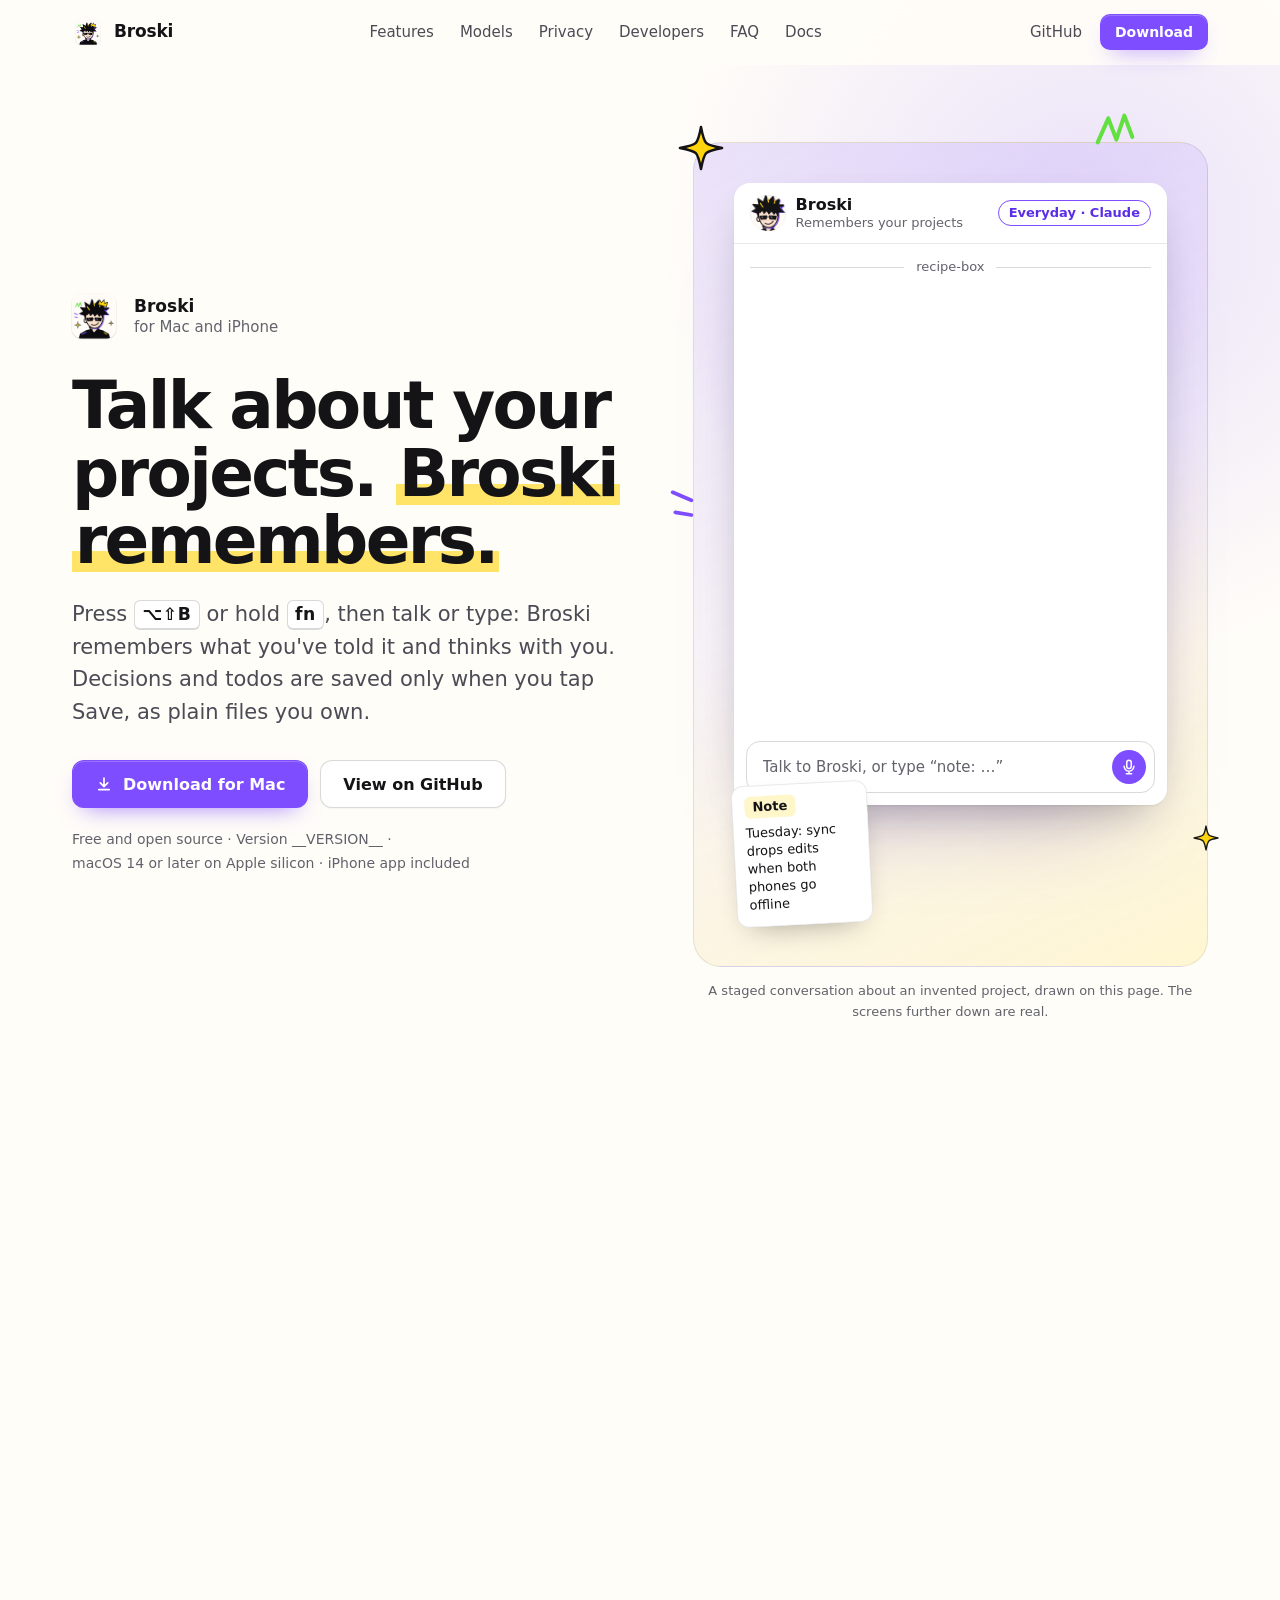
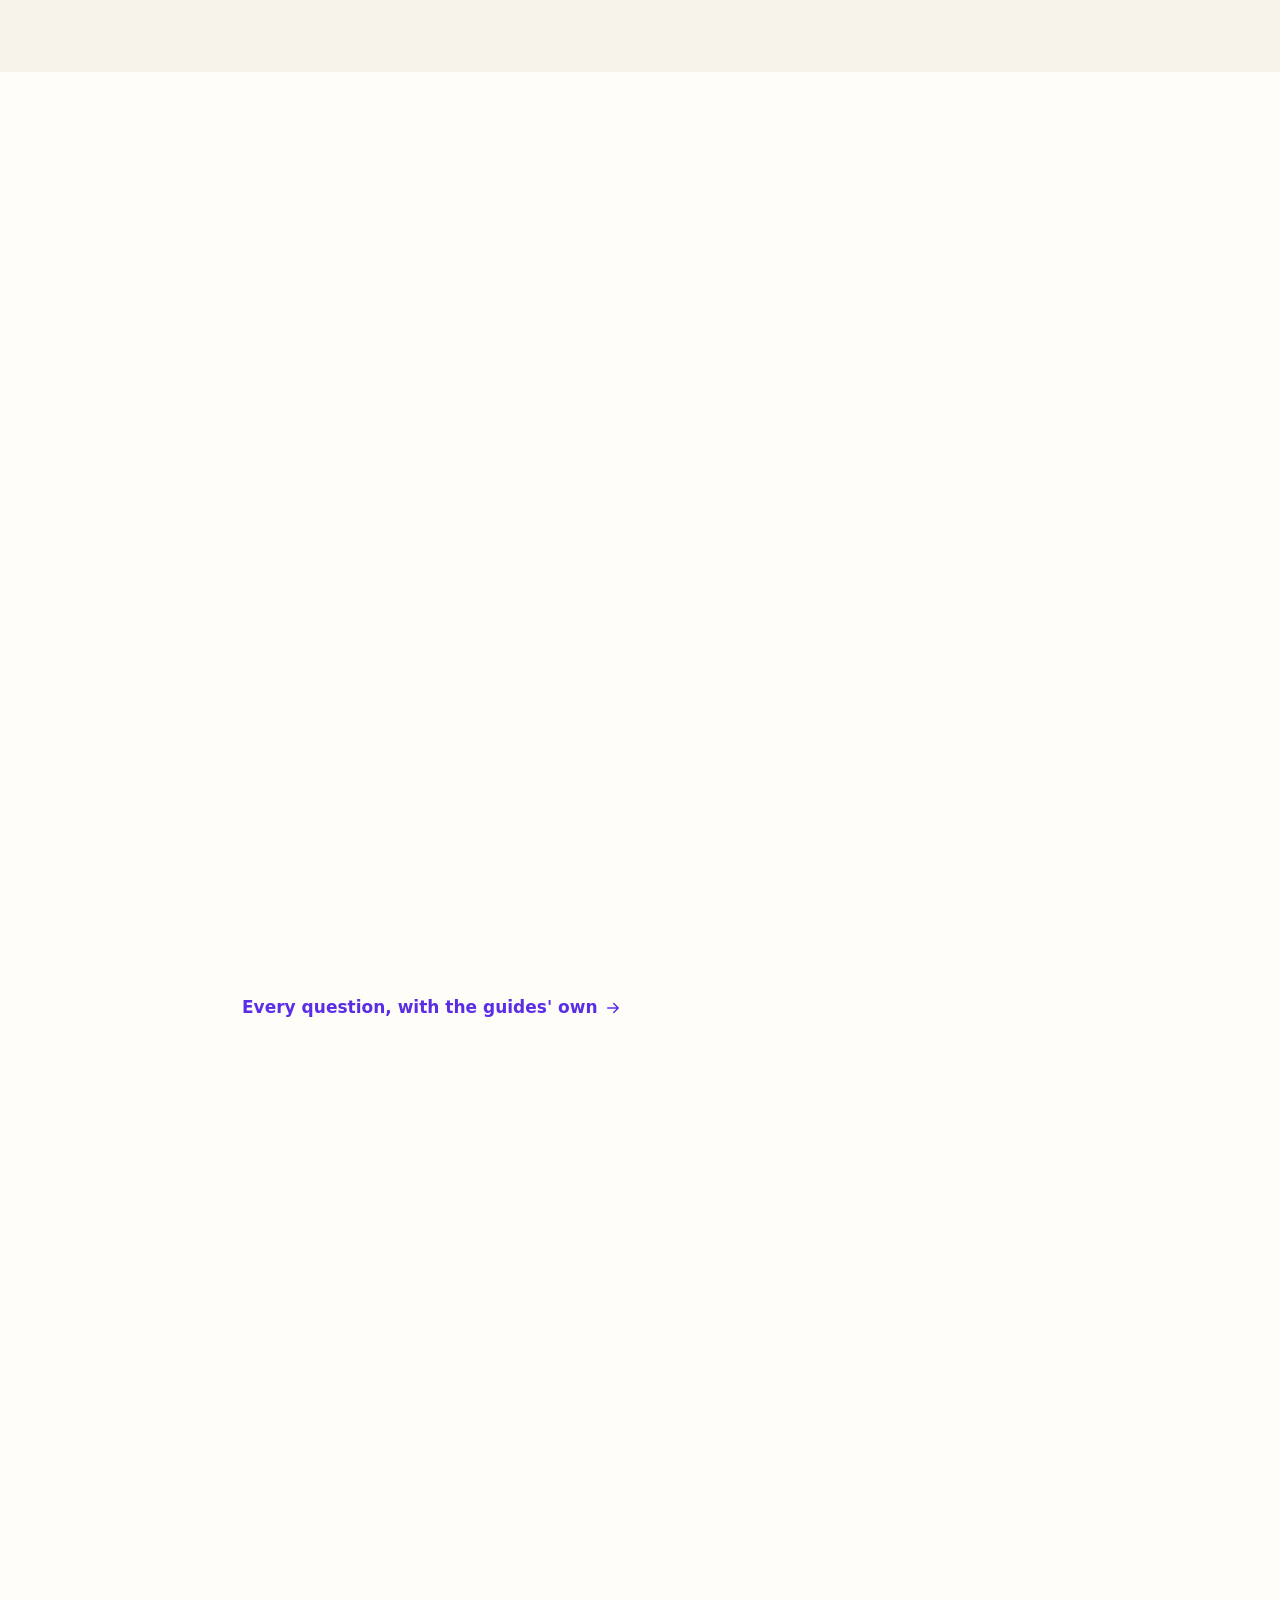
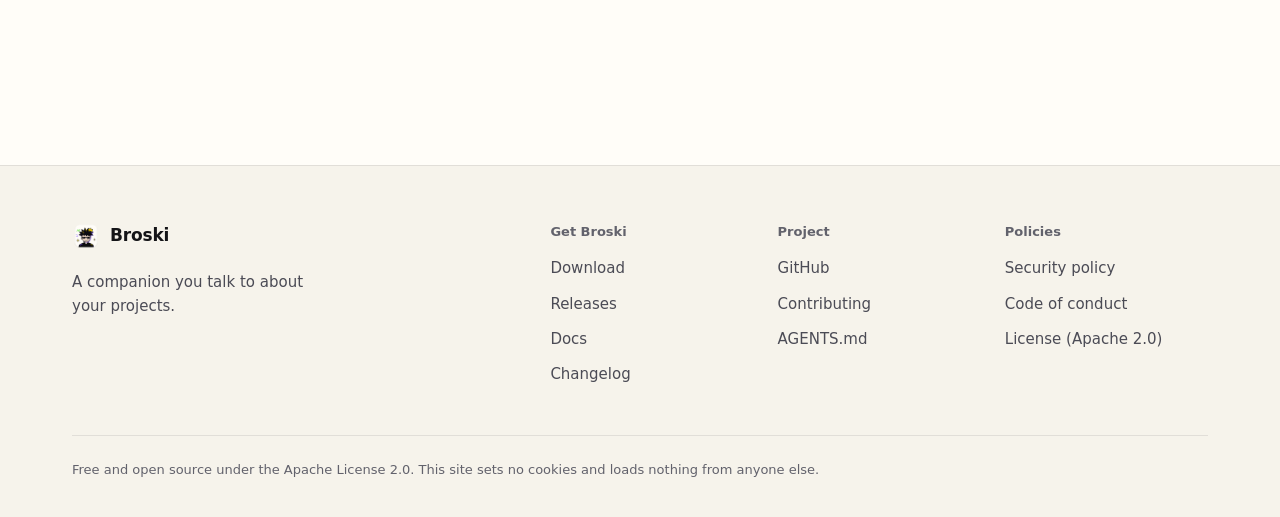
<file: site/index.html>
<!doctype html>
<html lang="en">
<head>
  <meta charset="utf-8">
  <meta name="viewport" content="width=device-width, initial-scale=1">
  <!-- Nothing on this page comes from another site: no fonts, scripts, trackers or embeds. -->
  <meta http-equiv="Content-Security-Policy" content="default-src 'self'; base-uri 'none'; form-action 'none'; object-src 'none'">
  <meta name="referrer" content="no-referrer">
  <title>Broski: an open-source AI companion for Mac and iPhone</title>
  <meta name="description" content="Talk or type to Broski about your projects. It remembers, thinks with you, and saves notes as plain files you own. Works with Claude, OpenAI, Gemini or local models.">
  <meta name="robots" content="index, follow, max-image-preview:large">
  <meta name="color-scheme" content="light dark">
  <meta name="theme-color" content="#FFFDF8" media="(prefers-color-scheme: light)">
  <meta name="theme-color" content="#141417" media="(prefers-color-scheme: dark)">
  <link rel="canonical" href="__SITE__/">
  <link rel="icon" type="image/png" sizes="64x64" href="assets/icon-64.png">
  <link rel="apple-touch-icon" href="assets/apple-touch-icon.png">
  <link rel="manifest" href="site.webmanifest">
  <link rel="describedby" type="text/plain" href="llms.txt" title="Broski for language models">
  <link rel="alternate" type="text/markdown" href="index.md">
  <link rel="stylesheet" href="styles.css">
  <meta property="og:type" content="website">
  <meta property="og:site_name" content="Broski">
  <meta property="og:title" content="Broski: an open-source AI companion for Mac and iPhone">
  <meta property="og:description" content="It remembers what you've told it, thinks with you, and saves only when you tap Save, as plain files you own. Free and open source, for Mac and iPhone.">
  <meta property="og:url" content="__SITE__/">
  <meta property="og:image" content="__SITE__/assets/og.png">
  <meta property="og:image:width" content="1200">
  <meta property="og:image:height" content="630">
  <meta property="og:image:alt" content="The Broski app icon next to the words: Broski, a companion you talk to about your projects.">
  <meta name="twitter:card" content="summary_large_image">
  <script src="main.js" defer></script>
</head>
<body>
<a class="skip" href="#main">Skip to content</a>

<svg class="sprite" xmlns="http://www.w3.org/2000/svg" aria-hidden="true" focusable="false">
  <!-- Brand marks, from the art Broski draws in code (Sources/Broski/BroskiArt.swift). -->
  <symbol id="spark" viewBox="0 0 24 24"><path d="M12 1C13.76 10.24 13.76 10.24 23 12 13.76 13.76 13.76 13.76 12 23 10.24 13.76 10.24 13.76 1 12 10.24 10.24 10.24 10.24 12 1Z"/></symbol>
  <symbol id="zig" viewBox="0 0 15 12"><path d="M1 11 5 2l3 8 3-9 3 8"/></symbol>
  <symbol id="dashes" viewBox="0 0 9 11"><path d="M1 1.5 8 4.5M2 9l6 1"/></symbol>
  <!-- Icons: 24 x 24, stroked with currentColor. -->
  <symbol id="i-mic" viewBox="0 0 24 24"><rect x="9" y="3" width="6" height="11" rx="3"/><path d="M5.5 11a6.5 6.5 0 0 0 13 0M12 17.5V21M8.5 21h7"/></symbol>
  <symbol id="i-memory" viewBox="0 0 24 24"><path d="M3.6 12a8.4 8.4 0 1 0 2.5-6M3.6 4.4v4h4"/><path d="M12 7.8v4.4l2.9 1.8"/></symbol>
  <symbol id="i-riff" viewBox="0 0 24 24"><path d="M9.2 17.5h5.6M10.2 21h3.6"/><path d="M12 3a6 6 0 0 0-3.5 10.9c.5.4.8 1 .8 1.6v.6h5.4v-.6c0-.6.3-1.2.8-1.6A6 6 0 0 0 12 3Z"/></symbol>
  <symbol id="i-save" viewBox="0 0 24 24"><rect x="3.5" y="4.5" width="17" height="15" rx="3"/><path d="m8.5 12.3 2.4 2.4 4.8-5"/></symbol>
  <symbol id="i-projects" viewBox="0 0 24 24"><rect x="3.5" y="3.5" width="7" height="7" rx="1.8"/><rect x="13.5" y="3.5" width="7" height="7" rx="1.8"/><rect x="3.5" y="13.5" width="7" height="7" rx="1.8"/><rect x="13.5" y="13.5" width="7" height="7" rx="1.8"/></symbol>
  <symbol id="i-terminal" viewBox="0 0 24 24"><rect x="3" y="4.5" width="18" height="15" rx="3"/><path d="m7.5 9.8 2.6 2.3-2.6 2.3M12.6 15h4"/></symbol>
  <symbol id="i-phone" viewBox="0 0 24 24"><rect x="6.5" y="2.5" width="11" height="19" rx="2.8"/><path d="M10.5 18.5h3"/></symbol>
  <symbol id="i-lock" viewBox="0 0 24 24"><rect x="4.5" y="10.5" width="15" height="10" rx="2.5"/><path d="M8 10.5V7.5a4 4 0 0 1 8 0v3M12 14.3v2.4"/></symbol>
  <symbol id="i-folder" viewBox="0 0 24 24"><path d="M3.5 7.5a2 2 0 0 1 2-2h4l2 2.2h7a2 2 0 0 1 2 2V17a2 2 0 0 1-2 2h-13a2 2 0 0 1-2-2Z"/></symbol>
  <symbol id="i-eye-off" viewBox="0 0 24 24"><path d="m3.5 3.5 17 17"/><path d="M10.4 5.6a9 9 0 0 1 1.6-.1c5 0 8.5 4.6 9.3 6.5-.4.9-1.3 2.4-2.7 3.7M6.6 6.9C4.6 8.2 3.3 10.2 2.7 12c.8 1.9 4.3 6.5 9.3 6.5 1.5 0 2.9-.4 4.1-1"/><path d="M9.9 9.9a3 3 0 0 0 4.2 4.2"/></symbol>
  <symbol id="i-mask" viewBox="0 0 24 24"><rect x="2.5" y="6.5" width="19" height="11" rx="3"/><path d="M7 10v4M5.3 11l3.4 2M5.3 13l3.4-2M12 10v4M10.3 11l3.4 2M10.3 13l3.4-2M15.7 14.4h2.8"/></symbol>
  <symbol id="i-laptop" viewBox="0 0 24 24"><rect x="4.5" y="5" width="15" height="10.5" rx="1.8"/><path d="M2.5 19h19"/></symbol>
  <symbol id="i-mic-off" viewBox="0 0 24 24"><path d="m3.5 3.5 17 17"/><path d="M15 10.3V6a3 3 0 0 0-5.8-1.1M9 9v2a3 3 0 0 0 4.5 2.6"/><path d="M18.5 11a6.5 6.5 0 0 1-1 3.5M5.5 11a6.5 6.5 0 0 0 9.8 5.6M12 17.5V21M8.5 21h7"/></symbol>
  <symbol id="i-branch" viewBox="0 0 24 24"><circle cx="7" cy="5.8" r="2.3"/><circle cx="7" cy="18.2" r="2.3"/><circle cx="17" cy="8" r="2.3"/><path d="M7 8.1v7.8M17 10.3c0 4-4.2 3.6-8.6 6.3"/></symbol>
  <symbol id="i-test" viewBox="0 0 24 24"><circle cx="12" cy="12" r="8.5"/><path d="m8.5 12.2 2.4 2.4 4.6-4.8"/></symbol>
  <symbol id="i-ci" viewBox="0 0 24 24"><path d="M19.6 12a7.6 7.6 0 0 1-13.1 5.3M4.4 12a7.6 7.6 0 0 1 13.1-5.3"/><path d="M17.8 3.3v3.4h-3.4M6.2 20.7v-3.4h3.4"/></symbol>
  <symbol id="i-shield" viewBox="0 0 24 24"><path d="M12 3.3 5 6v5.6c0 4.2 2.9 7.5 7 9.1 4.1-1.6 7-4.9 7-9.1V6Z"/><path d="m9.2 12.1 2 2 3.8-3.9"/></symbol>
  <symbol id="i-download" viewBox="0 0 24 24"><path d="M12 4v11M7 10.5l5 5 5-5M5 19.5h14"/></symbol>
  <symbol id="i-arrow" viewBox="0 0 24 24"><path d="M5 12h14M13 6l6 6-6 6"/></symbol>
  <symbol id="i-check" viewBox="0 0 24 24"><path d="m5 12.5 4.5 4.5L19 7.5"/></symbol>
</svg>

<header class="site-header">
  <div class="wrap nav">
    <a class="brand" href="#top">
      <img src="assets/icon-64.png" width="32" height="32" alt="">
      <span>Broski</span>
    </a>
    <nav class="nav-main" aria-label="Main">
      <ul>
        <li><a href="#features">Features</a></li>
        <li><a href="#models">Models</a></li>
        <li><a href="#privacy">Privacy</a></li>
        <li><a href="#developers">Developers</a></li>
        <li><a href="faq/">FAQ</a></li>
        <li><a href="docs/">Docs</a></li>
      </ul>
    </nav>
    <div class="nav-cta">
      <a class="nav-link" href="__REPO__">GitHub</a>
      <a class="btn btn-primary btn-sm" href="__REPO__/releases/latest">Download</a>
    </div>
  </div>
</header>

<main id="main">

  <!-- 1 and 2: hero and the main screenshot -->
  <section class="hero" aria-labelledby="hero-title">
    <div class="wrap hero-grid">
      <div class="hero-copy">
        <div class="app-badge">
          <img src="assets/icon-128.png" width="56" height="56" alt="">
          <p><strong>Broski</strong> <span>for Mac and iPhone</span></p>
        </div>
        <h1 id="hero-title">Talk about your projects. <span class="hl">Broski remembers.</span></h1>
        <p class="lead">Press <kbd><span aria-hidden="true">⌥⇧B</span><span class="sr-only">Option Shift B</span></kbd> or hold <kbd>fn</kbd>, then talk or type: Broski remembers what you've told it and thinks with you. Decisions and todos are saved only when you tap Save, as plain files you own.</p>
        <div class="actions">
          <a class="btn btn-primary" href="__REPO__/releases/latest">
            <svg class="icon" aria-hidden="true" focusable="false"><use href="#i-download"/></svg>
            Download for Mac
          </a>
          <a class="btn btn-secondary" href="__REPO__">View on GitHub</a>
        </div>
        <p class="meta"><span>Free and open source</span> <span aria-hidden="true">·</span> <span>Version __VERSION__</span> <span aria-hidden="true">·</span> <span>macOS 14 or later on Apple silicon</span> <span aria-hidden="true">·</span> <span>iPhone app included</span></p>
      </div>

      <!-- The main flow, played on the page: you talk, Broski answers from your notes, offers a card, you tap Save.
           Without main.js, or with reduced motion, it shows the conversation as it ends, before Save. -->
      <figure class="hero-shot">
        <div class="stage stage-hero">
          <svg class="deco deco-spark deco-a" aria-hidden="true" focusable="false"><use href="#spark"/></svg>
          <svg class="deco deco-spark deco-b" aria-hidden="true" focusable="false"><use href="#spark"/></svg>
          <svg class="deco deco-zig deco-c" aria-hidden="true" focusable="false"><use href="#zig"/></svg>
          <svg class="deco deco-dashes deco-d" aria-hidden="true" focusable="false"><use href="#dashes"/></svg>

          <div class="demo" data-demo role="img"
               aria-label="A conversation in Broski. You ask whether a recipe app should launch with sharing. Broski answers from your notes, which say sync still drops edits, and suggests launching without sharing first. You agree, and Broski offers to save a decision and a todo, which are kept only when you tap Save.">
            <div class="demo-head">
              <img src="assets/avatar.png" width="40" height="40" alt="">
              <p><strong>Broski</strong><span>Remembers your projects</span></p>
              <span class="demo-role">Everyday · <span data-demo-model>Claude</span></span>
            </div>
            <div class="demo-body">
              <p class="demo-project"><span>recipe-box</span></p>
              <p class="demo-you" data-step="ask">Should the recipe app launch with sharing, or keep it solo for v1?</p>
              <div class="demo-reply" data-step="reply">
                <img src="assets/avatar.png" width="26" height="26" alt="">
                <p>Your note from Tuesday says sync still drops edits, so I'd launch solo and add sharing once sync holds. What would tell you it's ready?</p>
              </div>
              <p class="demo-you" data-step="answer">A week with no sync errors on both phones. Solo for v1, then.</p>
              <div class="demo-slot">
                <div class="demo-card" data-step="card">
                  <p class="demo-card-title">Save to recipe-box?</p>
                  <p class="demo-item"><span class="tag tag-decision">Decision</span><span>Launch v1 solo; add sharing after a week without sync errors</span></p>
                  <p class="demo-item"><span class="tag tag-todo">Todo</span><span>Log sync errors on both phones for a week</span></p>
                  <p class="demo-actions"><span class="demo-save" data-demo-save>Save</span><span>Not now</span></p>
                </div>
                <p class="demo-saved" data-step="saved"><svg class="icon" aria-hidden="true" focusable="false"><use href="#i-check"/></svg>Saved to recipe-box: 1 decision, 1 todo</p>
              </div>
            </div>
            <div class="demo-composer">
              <span class="demo-input" data-demo-input>Talk to Broski, or type “note: …”</span>
              <span class="demo-mic"><svg class="icon" aria-hidden="true" focusable="false"><use href="#i-mic"/></svg></span>
            </div>
          </div>

          <!-- What the conversation drew on, and what Save kept. -->
          <div class="floats" aria-hidden="true">
            <div class="float float-note" data-float="note">
              <span class="tag tag-note">Note</span>
              <p>Tuesday: sync drops edits when both phones go offline</p>
            </div>
            <div class="float float-decision" data-float="decision">
              <span class="tag tag-decision">Decision</span>
              <p>Launch v1 solo</p>
            </div>
            <div class="float float-todo" data-float="todo">
              <span class="tag tag-todo">Todo</span>
              <p>Log sync errors for a week</p>
            </div>
          </div>
        </div>
        <figcaption>A staged conversation about an invented project, drawn on this page. The screens further down are real.</figcaption>
      </figure>
    </div>
  </section>

  <!-- 3: features -->
  <section id="features" class="section" aria-labelledby="features-title">
    <div class="wrap">
      <div class="section-head" data-reveal>
        <p class="kicker">What it does</p>
        <h2 id="features-title">One conversation for all your projects</h2>
        <p class="sub">Broski keeps the thread across days and devices, recalls what you decided, and turns what matters into notes, but only when you say so.</p>
      </div>

      <ul class="features" role="list">
        <li class="card" data-reveal>
          <span class="icon-tile"><svg class="icon" aria-hidden="true" focusable="false"><use href="#i-mic"/></svg></span>
          <h3>Talk or type</h3>
          <p>Press <kbd><span aria-hidden="true">⌥⇧B</span><span class="sr-only">Option Shift B</span></kbd>, or hold <kbd>fn</kbd> in any app and speak. Bark and Whisper turn speech into text on your Mac, and pausing to think is fine.</p>
        </li>
        <li class="card" data-reveal>
          <span class="icon-tile"><svg class="icon" aria-hidden="true" focusable="false"><use href="#i-memory"/></svg></span>
          <h3>It remembers you</h3>
          <p>It recalls your notes, past conversations and each project's decisions, and says where it got them. Read what it knows about you, and undo any change.</p>
        </li>
        <li class="card" data-reveal>
          <span class="icon-tile"><svg class="icon" aria-hidden="true" focusable="false"><use href="#i-riff"/></svg></span>
          <h3>Riff mode</h3>
          <p>Think out loud. Broski builds on the idea, pushes back and asks one question at a time. Wrap up turns the riff into one note.</p>
        </li>
        <li class="card" data-reveal>
          <span class="icon-tile"><svg class="icon" aria-hidden="true" focusable="false"><use href="#i-save"/></svg></span>
          <h3>Saves only when you tap</h3>
          <p>When you decide something or name a task, Broski offers a card. Nothing is saved until you tap Save.</p>
        </li>
        <li class="card" data-reveal>
          <span class="icon-tile"><svg class="icon" aria-hidden="true" focusable="false"><use href="#i-projects"/></svg></span>
          <h3>Every project in one place</h3>
          <p>A dashboard of every project, a living page for each, and its tracker read where it lives. Broski never writes to a project's tracker.</p>
        </li>
        <li class="card" data-reveal>
          <span class="icon-tile"><svg class="icon" aria-hidden="true" focusable="false"><use href="#i-terminal"/></svg></span>
          <h3>Your notes in Claude Code</h3>
          <p>Broski's MCP server lets Claude Code and other MCP clients search your notes, project pages and trackers. It never edits a note.</p>
        </li>
        <li class="card" data-reveal>
          <span class="icon-tile"><svg class="icon" aria-hidden="true" focusable="false"><use href="#i-phone"/></svg></span>
          <h3>On your iPhone too</h3>
          <p>The Talk tab carries the same conversation, synced through iCloud Drive. Bark transcribes on the phone as well.</p>
        </li>
        <li class="card" data-reveal>
          <span class="icon-tile"><svg class="icon" aria-hidden="true" focusable="false"><use href="#i-lock"/></svg></span>
          <h3>A private vault</h3>
          <p>Notes encrypted on your device with AES-256-GCM, opened only by your passphrase or recovery key. No model ever reads them.</p>
        </li>
      </ul>

      <!-- Riff, up close -->
      <div class="spotlight flip">
        <div class="spot-copy" data-reveal>
          <p class="kicker">Riff mode</p>
          <h3 class="spot-title">Think out loud, then keep one note</h3>
          <p>Say “let's riff about…” and Broski brainstorms with you on your deep model. It builds on the idea first, brings real facts and says how sure it is, and pushes back when something won't hold.</p>
          <ul class="checks" role="list">
            <li><svg class="icon" aria-hidden="true" focusable="false"><use href="#i-check"/></svg><span>Thinking moves when you want them: first principles, pre-mortem, invert, steelman, the 10x version.</span></li>
            <li><svg class="icon" aria-hidden="true" focusable="false"><use href="#i-check"/></svg><span>Your rules stick. Say “rule: no code talk” and every riff keeps it.</span></li>
            <li><svg class="icon" aria-hidden="true" focusable="false"><use href="#i-check"/></svg><span>Wrap up gives you one card: the summary, ideas, decisions, todos and open questions.</span></li>
          </ul>
        </div>
        <div class="spot-shot" data-reveal>
          <div class="stage">
            <!-- Placeholder: assets/screens/{light,dark}/home-riff.png, 1120 x 1400. -->
            <picture>
              <source media="(prefers-color-scheme: dark)" srcset="assets/screens/dark/home-riff.png">
              <img class="shot" src="assets/screens/light/home-riff.png" width="560" height="700" loading="lazy" decoding="async"
                   alt="A riff in Broski: an idea built up over several turns, ready to wrap up into one note.">
            </picture>
          </div>
        </div>
      </div>

      <!-- Dashboard, up close -->
      <div class="spotlight wide">
        <div class="spot-copy wide-copy" data-reveal>
          <div>
            <p class="kicker">Dashboard</p>
            <h3 class="spot-title">Every project, one dashboard</h3>
          </div>
          <div>
            <p>Each project gets a living page: where it stands, open bugs, todos, ideas, decisions and open questions, with every line linked to the note it came from.</p>
            <ul class="checks" role="list">
              <li><svg class="icon" aria-hidden="true" focusable="false"><use href="#i-check"/></svg><span>Trackers are read in place, never copied and never written to.</span></li>
              <li><svg class="icon" aria-hidden="true" focusable="false"><use href="#i-check"/></svg><span>Ask Broski (<kbd><span aria-hidden="true">⌥⇧A</span><span class="sr-only">Option Shift A</span></kbd>) answers “what's waiting on me?” across projects, with sources.</span></li>
              <li><svg class="icon" aria-hidden="true" focusable="false"><use href="#i-check"/></svg><span>A board and a list for each project, with search and filters across everything.</span></li>
            </ul>
          </div>
        </div>
        <div class="spot-shot" data-reveal>
          <div class="stage stage-wide">
            <!-- Placeholder: assets/screens/{light,dark}/dashboard-overview.png, 2360 x 1480. -->
            <picture>
              <source media="(prefers-color-scheme: dark)" srcset="assets/screens/dark/dashboard-overview.png">
              <img class="shot" src="assets/screens/light/dashboard-overview.png" width="940" height="740" loading="lazy" decoding="async"
                   alt="A project's living page in the Broski dashboard: where it stands, suggested next steps, open bugs, todos and ideas, each linked to the notes it came from.">
            </picture>
          </div>
        </div>
      </div>
    </div>
  </section>

  <!-- 4: any model -->
  <section id="models" class="section section-alt" aria-labelledby="models-title">
    <div class="wrap split">
      <div class="split-copy" data-reveal>
        <p class="kicker">Any model</p>
        <h2 id="models-title">Pick the model for each job</h2>
        <p class="sub">Broski isn't tied to one AI company. Each job has a role, and you choose the model for each one.</p>

        <dl class="roles">
          <div><dt>Fast</dt><dd>Titles, tags and save suggestions</dd></div>
          <div><dt>Everyday</dt><dd>The conversation and Ask</dd></div>
          <div><dt>Deep</dt><dd>Riffs, reflection and new projects</dd></div>
        </dl>

        <h3 class="chips-title">Works with</h3>
        <ul class="chips" role="list">
          <li>Claude</li>
          <li>OpenAI</li>
          <li>Google Gemini</li>
          <li>OpenRouter</li>
          <li>Groq</li>
          <li>Mistral</li>
          <li>DeepSeek</li>
          <li class="local">Ollama<span class="sr-only">, on your Mac</span></li>
          <li class="local">LM Studio<span class="sr-only">, on your Mac</span></li>
          <li class="local">Apple's on-device model<span class="sr-only">, on your Mac</span></li>
          <li class="any">Any OpenAI-compatible server</li>
        </ul>
        <p class="legend" aria-hidden="true"><span class="legend-dot"></span>Runs on your Mac</p>

        <ul class="checks" role="list">
          <li><svg class="icon" aria-hidden="true" focusable="false"><use href="#i-check"/></svg><span>Keys stay on your device.</span></li>
          <li><svg class="icon" aria-hidden="true" focusable="false"><use href="#i-check"/></svg><span>Projects marked local only use only models on your device.</span></li>
          <li><svg class="icon" aria-hidden="true" focusable="false"><use href="#i-check"/></svg><span>See this month's spend by model, and set a daily limit.</span></li>
        </ul>
        <a class="more" href="docs/models/">How to set up a model<svg class="icon" aria-hidden="true" focusable="false"><use href="#i-arrow"/></svg></a>
      </div>
      <div class="split-shot" data-reveal>
        <div class="stage">
          <!-- Placeholder: assets/screens/{light,dark}/settings-models.png, 1280 x 1400. -->
          <picture>
            <source media="(prefers-color-scheme: dark)" srcset="assets/screens/dark/settings-models.png">
            <img class="shot" src="assets/screens/light/settings-models.png" width="640" height="700" loading="lazy" decoding="async"
                 alt="Settings, Models: the providers you've connected, and the model chosen for the fast, everyday and deep roles.">
          </picture>
        </div>
      </div>
    </div>
  </section>

  <!-- 5: privacy -->
  <section id="privacy" class="section band" aria-labelledby="privacy-title">
    <div class="wrap">
      <div class="section-head" data-reveal>
        <p class="kicker">Privacy</p>
        <h2 id="privacy-title">Your notes stay yours</h2>
        <p class="sub">Broski is an app on your devices and a folder of plain files. There's no account, no telemetry and no Broski server.</p>
      </div>
      <ul class="privacy-grid" role="list" data-reveal>
        <li>
          <span class="icon-tile"><svg class="icon" aria-hidden="true" focusable="false"><use href="#i-folder"/></svg></span>
          <h3>Files you own</h3>
          <p>Markdown and JSON in a folder you pick: iCloud Drive to sync with your iPhone, Dropbox, a Git repo, or ~/Broski.</p>
        </li>
        <li>
          <span class="icon-tile"><svg class="icon" aria-hidden="true" focusable="false"><use href="#i-eye-off"/></svg></span>
          <h3>Nothing to sign up for</h3>
          <p>No account, no analytics, and no Broski server to send anything to. Broski runs on your Mac and iPhone, and nowhere else.</p>
        </li>
        <li>
          <span class="icon-tile"><svg class="icon" aria-hidden="true" focusable="false"><use href="#i-mask"/></svg></span>
          <h3>Secrets masked</h3>
          <p>Every request goes through one gateway, which masks keys and tokens before anything reaches a model.</p>
        </li>
        <li>
          <span class="icon-tile"><svg class="icon" aria-hidden="true" focusable="false"><use href="#i-laptop"/></svg></span>
          <h3>Local-only projects</h3>
          <p>Mark a project local only and its notes go only to models on your device. If none is set up, Broski says so instead.</p>
        </li>
        <li>
          <span class="icon-tile"><svg class="icon" aria-hidden="true" focusable="false"><use href="#i-lock"/></svg></span>
          <h3>A private vault</h3>
          <p>AES-256-GCM on your device, with a passphrase and a one-time recovery key. No model, search or memory reads it.</p>
        </li>
        <li>
          <span class="icon-tile"><svg class="icon" aria-hidden="true" focusable="false"><use href="#i-mic-off"/></svg></span>
          <h3>Mic off until you ask</h3>
          <p>Hold to talk and let go when you're done. The optional wake word runs only with on-device recognition.</p>
        </li>
      </ul>
    </div>
  </section>

  <!-- 6: how to start -->
  <section id="start" class="section" aria-labelledby="start-title">
    <div class="wrap">
      <div class="section-head" data-reveal>
        <p class="kicker">Get started</p>
        <h2 id="start-title">Three steps to your first conversation</h2>
      </div>
      <ol class="steps" role="list">
        <li data-reveal>
          <h3>Download and open</h3>
          <p>Drag Broski into Applications and open it. The first time, macOS asks you to confirm it; the <a href="#faq-warning">FAQ</a> shows how.</p>
        </li>
        <li data-reveal>
          <h3>Choose your AI</h3>
          <p>Paste a key for Claude or another provider, or pick a model on your Mac: Ollama, LM Studio or Apple's on-device model.</p>
        </li>
        <li data-reveal>
          <h3>Press <kbd><span aria-hidden="true">⌥⇧B</span><span class="sr-only">Option Shift B</span></kbd> and talk</h3>
          <p>Broski starts by getting to know you: what to call you, what you're working on, and how you like answers.</p>
        </li>
      </ol>
      <div class="actions" data-reveal>
        <a class="btn btn-primary" href="__REPO__/releases/latest">
          <svg class="icon" aria-hidden="true" focusable="false"><use href="#i-download"/></svg>
          Download for Mac
        </a>
        <a class="more" href="docs/getting-started/#install-from-a-release">Read the install guide<svg class="icon" aria-hidden="true" focusable="false"><use href="#i-arrow"/></svg></a>
      </div>
    </div>
  </section>

  <!-- 7: built carefully -->
  <section id="developers" class="section section-alt" aria-labelledby="developers-title">
    <div class="wrap split split-dev">
      <div class="split-copy" data-reveal>
        <p class="kicker">For developers</p>
        <h2 id="developers-title">Built carefully, in the open</h2>
        <p class="sub">Broski holds people's thinking, so every change has to earn its place.</p>
        <ul class="dev-list" role="list">
          <li>
            <span class="icon-tile"><svg class="icon" aria-hidden="true" focusable="false"><use href="#i-branch"/></svg></span>
            <div><h3>Open source</h3><p>Apache 2.0. Native Swift on the Mac and iPhone, with one shared core you can read end to end.</p></div>
          </li>
          <li>
            <span class="icon-tile"><svg class="icon" aria-hidden="true" focusable="false"><use href="#i-test"/></svg></span>
            <div><h3>Written test-first</h3><p>Every change starts with a failing test, and every bug fix with a test that reproduces the bug.</p></div>
          </li>
          <li>
            <span class="icon-tile"><svg class="icon" aria-hidden="true" focusable="false"><use href="#i-ci"/></svg></span>
            <div><h3>Checked on every push</h3><p>CI runs the full test suite, a secret scan and an off-screen check of the real chat views.</p></div>
          </li>
          <li>
            <span class="icon-tile"><svg class="icon" aria-hidden="true" focusable="false"><use href="#i-shield"/></svg></span>
            <div><h3>Guardrails for AI agents</h3><p>AGENTS.md and the repo's hooks stop coding agents from skipping tests, force-pushing, or touching your real notes without asking.</p></div>
          </li>
        </ul>
        <p class="link-row">
          <a class="more" href="__REPO__/blob/main/CONTRIBUTING.md">CONTRIBUTING.md<svg class="icon" aria-hidden="true" focusable="false"><use href="#i-arrow"/></svg></a>
          <a class="more" href="__REPO__/blob/main/AGENTS.md">AGENTS.md<svg class="icon" aria-hidden="true" focusable="false"><use href="#i-arrow"/></svg></a>
        </p>
      </div>
      <figure class="terminal" data-reveal>
        <div class="term-bar" aria-hidden="true"><span></span><span></span><span></span></div>
        <pre><code><span class="t-prompt">$</span> scripts/ci.sh --ios
<span class="t-step">==</span> Secret scan
<span class="t-step">==</span> Guardrails (agent and git hooks)
<span class="t-step">==</span> Build
<span class="t-step">==</span> Unit tests
<span class="t-step">==</span> Self-tests
<span class="t-step">==</span> Chat check (the real message box and conversation, off screen)
<span class="t-step">==</span> iPhone app (unsigned)
<span class="t-ok">== All green</span></code></pre>
        <figcaption>The steps CI runs on every push, from <code>scripts/ci.sh</code>.</figcaption>
      </figure>
    </div>
  </section>

  <!-- 8: FAQ -->
  <section id="faq" class="section" aria-labelledby="faq-title">
    <div class="wrap narrow">
      <div class="section-head" data-reveal>
        <p class="kicker">FAQ</p>
        <h2 id="faq-title">Questions</h2>
      </div>
      <div class="faq" data-reveal>
        <details id="faq-what">
          <summary>What is Broski?</summary>
          <div class="answer">
            <p>Broski is a free, open-source companion app for Mac and iPhone that you talk to about your projects. Press a shortcut, talk or type, and it remembers what you've told it, thinks things through with you, and saves decisions, todos and notes as plain files you own, only when you tap Save.</p>
          </div>
        </details>
        <details id="faq-models">
          <summary>Which AI models does Broski work with?</summary>
          <div class="answer">
            <p>Any of them. Use Claude, OpenAI, Google Gemini, OpenRouter, Groq, Mistral or DeepSeek with your own key, any OpenAI-compatible server, or a model on your Mac with Ollama, LM Studio or Apple's on-device model. You pick a model for each kind of work (fast, everyday, deep) and can mix providers. <a href="docs/models/">Choosing your AI</a> shows how.</p>
          </div>
        </details>
        <details>
          <summary>Is Broski free?</summary>
          <div class="answer">
            <p>Yes. Broski is free and open source under the Apache License 2.0. If you use a cloud model, you pay that provider directly for what you use; a model running on your Mac costs nothing. Settings › Models shows this month's spend and lets you set a daily limit.</p>
          </div>
        </details>
        <details>
          <summary>Does it work offline?</summary>
          <div class="answer">
            <p>Yes, with a local model (Ollama, LM Studio or Apple's on-device model) and on-device voice (Bark or Whisper). Cloud models and reading links need a connection.</p>
          </div>
        </details>
        <details id="faq-privacy">
          <summary>Does Broski send my voice or notes to the cloud?</summary>
          <div class="answer">
            <p>Only what you choose. Broski never sends audio anywhere itself: Bark and Whisper turn speech into text on your Mac, and Apple's recognizer runs on the device when your language supports it (otherwise Apple's speech service is used). Text goes to the model you choose, after keys and tokens in it are masked, and to webhooks you add. Projects you mark local only use only models on your device, and there's no Broski account or server. <a href="docs/privacy/">Privacy</a> covers exactly what's sent.</p>
          </div>
        </details>
        <details>
          <summary>Where are my notes?</summary>
          <div class="answer">
            <p>In a folder you pick, as plain markdown and JSON files: <code>~/Broski</code>, or iCloud Drive to sync with your iPhone, Dropbox, or a Git repo. They open in any editor, Obsidian included. Uninstall Broski and they stay where they are.</p>
          </div>
        </details>
        <details>
          <summary>Is there an iPhone app?</summary>
          <div class="answer">
            <p>Yes, with the same conversation, notes and riffs. For now you build it from source and install it with your own Apple ID. <a href="docs/iphone/">The iPhone guide</a> walks you through it.</p>
          </div>
        </details>
        <details id="faq-mcp">
          <summary>Can Claude Code read my Broski notes?</summary>
          <div class="answer">
            <p>Yes. Broski includes an MCP server, so Claude Code, Claude Desktop or any other MCP client can read your notes, project pages, decisions and trackers. It hides local-only projects, never reads the private vault, and writes only to trackers Broski keeps. Settings › Connections connects Claude Code in one click; <a href="docs/mcp/">Claude Code and MCP</a> has the details.</p>
          </div>
        </details>
        <details id="faq-warning">
          <summary>Why does macOS warn me when I open it?</summary>
          <div class="answer">
            <p>Broski isn't notarized by Apple yet. Open it once, then go to System Settings › Privacy &amp; Security and click Open Anyway. On macOS 14, right-click Broski in Applications and choose Open instead. You only do this once.</p>
          </div>
        </details>
        <details>
          <summary>Does it run on Windows or Linux?</summary>
          <div class="answer">
            <p>No. Broski is a native Mac and iPhone app, written in Swift.</p>
          </div>
        </details>
      </div>
      <a class="more" href="faq/">Every question, with the guides' own<svg class="icon" aria-hidden="true" focusable="false"><use href="#i-arrow"/></svg></a>
    </div>
  </section>

  <section class="cta" aria-labelledby="cta-title">
    <div class="wrap">
      <div class="cta-card" data-reveal>
        <svg class="deco deco-spark cta-spark-a" aria-hidden="true" focusable="false"><use href="#spark"/></svg>
        <svg class="deco deco-spark cta-spark-b" aria-hidden="true" focusable="false"><use href="#spark"/></svg>
        <svg class="deco deco-zig cta-zig" aria-hidden="true" focusable="false"><use href="#zig"/></svg>
        <img src="assets/icon-256.png" width="112" height="112" alt="" loading="lazy" decoding="async">
        <h2 id="cta-title">Press <kbd><span aria-hidden="true">⌥⇧B</span><span class="sr-only">Option Shift B</span></kbd> and say hello</h2>
        <p>Free and open source, for Mac and iPhone.</p>
        <div class="actions">
          <a class="btn btn-primary" href="__REPO__/releases/latest">
            <svg class="icon" aria-hidden="true" focusable="false"><use href="#i-download"/></svg>
            Download for Mac
          </a>
          <a class="btn btn-secondary" href="__REPO__">View on GitHub</a>
        </div>
      </div>
    </div>
  </section>
</main>

<!-- 9: footer -->
<footer class="site-footer">
  <div class="wrap footer-grid">
    <div class="footer-brand">
      <a class="brand" href="#top">
        <img src="assets/icon-64.png" width="28" height="28" alt="" loading="lazy" decoding="async">
        <span>Broski</span>
      </a>
      <p>A companion you talk to about your projects.</p>
    </div>
    <nav class="footer-nav" aria-label="Footer">
      <div>
        <h2>Get Broski</h2>
        <ul>
          <li><a href="__REPO__/releases/latest">Download</a></li>
          <li><a href="__REPO__/releases">Releases</a></li>
          <li><a href="docs/">Docs</a></li>
          <li><a href="changelog/">Changelog</a></li>
        </ul>
      </div>
      <div>
        <h2>Project</h2>
        <ul>
          <li><a href="__REPO__">GitHub</a></li>
          <li><a href="__REPO__/blob/main/CONTRIBUTING.md">Contributing</a></li>
          <li><a href="__REPO__/blob/main/AGENTS.md">AGENTS.md</a></li>
        </ul>
      </div>
      <div>
        <h2>Policies</h2>
        <ul>
          <li><a href="__REPO__/blob/main/SECURITY.md">Security policy</a></li>
          <li><a href="__REPO__/blob/main/CODE_OF_CONDUCT.md">Code of conduct</a></li>
          <li><a href="__REPO__/blob/main/LICENSE">License (Apache 2.0)</a></li>
        </ul>
      </div>
    </nav>
  </div>
  <div class="wrap">
    <div class="footer-base">
      <p>Free and open source under the Apache License 2.0. This site sets no cookies and loads nothing from anyone else.</p>
    </div>
  </div>
</footer>
</body>
</html>
</file>
<file: site/styles.css>
/* Broski's site. System fonts only, brand colours from Sources/Broski/BroskiArt.swift, light and dark. */

:root {
  color-scheme: light dark;

  /* Brand */
  --ink: #141417;
  --purple: #7D4DFF;
  --yellow: #FFD40D;
  --lime: #61E040;
  --paper: #FFFDF8;

  /* Light theme */
  --bg: var(--paper);
  --bg-alt: #F6F3EB;
  --surface: #FFFFFF;
  --text: var(--ink);
  --text-2: #4B4B55;
  --text-3: #62626C;
  --line: rgba(20, 20, 23, 0.09);
  --line-2: rgba(20, 20, 23, 0.16);
  --accent: var(--purple);
  --accent-hover: #6B3AF2;
  --accent-text: #5B2EE6;
  --accent-soft: rgba(125, 77, 255, 0.1);
  --focus: #5B2EE6;
  --hl: rgba(255, 212, 13, 0.62);
  --header-bg: rgba(255, 253, 248, 0.92);
  --stage-bg: linear-gradient(155deg, rgba(125, 77, 255, 0.14) 0%, rgba(125, 77, 255, 0.05) 48%, rgba(255, 212, 13, 0.16) 100%);
  --glow: rgba(125, 77, 255, 0.16);
  --shot-shadow: 0 1px 2px rgba(20, 20, 23, 0.06), 0 18px 40px -18px rgba(20, 20, 23, 0.3), 0 50px 90px -50px rgba(70, 35, 170, 0.35);
  --card-shadow: 0 1px 2px rgba(20, 20, 23, 0.04);

  /* The dark band (privacy) and the terminal stay dark in both themes. */
  --band-bg: var(--ink);
  --band-line: rgba(255, 255, 255, 0.1);
  --band-text: #F4F2EC;
  --band-text-2: #B9B7C1;
  --band-accent: #B49DFF;
  --term-bg: #111114;

  --radius: 16px;
  --font: -apple-system, BlinkMacSystemFont, "SF Pro Text", "Inter", system-ui, sans-serif;
  --mono: ui-monospace, "SF Mono", SFMono-Regular, Menlo, Consolas, monospace;
}

@media (prefers-color-scheme: dark) {
  :root {
    --bg: #141417;
    --bg-alt: #18181C;
    --surface: #1D1D22;
    --text: #F4F2EC;
    --text-2: #B6B4BE;
    --text-3: #9C9AA5;
    --line: rgba(255, 255, 255, 0.08);
    --line-2: rgba(255, 255, 255, 0.16);
    --accent-text: #B49DFF;
    --accent-soft: rgba(125, 77, 255, 0.2);
    --focus: #C4B1FF;
    --hl: rgba(125, 77, 255, 0.62);
    --header-bg: rgba(20, 20, 23, 0.8);
    --stage-bg: linear-gradient(155deg, rgba(125, 77, 255, 0.26) 0%, rgba(125, 77, 255, 0.07) 52%, rgba(255, 212, 13, 0.08) 100%);
    --glow: rgba(125, 77, 255, 0.24);
    --shot-shadow: 0 0 0 1px rgba(255, 255, 255, 0.07), 0 24px 60px -24px rgba(0, 0, 0, 0.8);
    --card-shadow: none;
    --band-bg: #0E0E11;
  }
}

/* Base */

*, *::before, *::after { box-sizing: border-box; }

html {
  -webkit-text-size-adjust: 100%;
  text-size-adjust: 100%;
  scroll-behavior: smooth;
  scroll-padding-top: 88px;
}

body {
  margin: 0;
  min-height: 100vh;
  background-color: var(--bg);
  color: var(--text);
  font-family: var(--font);
  font-size: 1.0625rem;
  line-height: 1.6;
  -webkit-font-smoothing: antialiased;
  -moz-osx-font-smoothing: grayscale;
}

img, picture, svg { display: block; max-width: 100%; }
img { height: auto; }
h1, h2, h3 { margin: 0; color: inherit; font-weight: 700; text-wrap: balance; }
p, ul, ol, dl, dd, figure { margin: 0; }
p { text-wrap: pretty; }

a { color: var(--accent-text); text-decoration-thickness: 1px; text-underline-offset: 0.2em; }
a:hover { text-decoration-thickness: 2px; }
:focus-visible { outline: 2px solid var(--focus); outline-offset: 3px; }
::selection { background: rgba(125, 77, 255, 0.28); }
code { font-family: var(--mono); font-size: 0.88em; }

.sr-only {
  position: absolute;
  width: 1px;
  height: 1px;
  margin: -1px;
  padding: 0;
  overflow: hidden;
  clip-path: inset(50%);
  white-space: nowrap;
  border: 0;
}

.sprite { position: absolute; width: 0; height: 0; overflow: hidden; }

.skip {
  position: absolute;
  top: -100px;
  left: 16px;
  z-index: 100;
  padding: 10px 16px;
  border-radius: 10px;
  background: var(--accent);
  color: #fff;
  font-weight: 600;
  text-decoration: none;
}
.skip:focus { top: 12px; }

.icon {
  flex: none;
  width: 22px;
  height: 22px;
  fill: none;
  stroke: currentColor;
  stroke-width: 1.75;
  stroke-linecap: round;
  stroke-linejoin: round;
}

kbd {
  display: inline-block;
  min-width: 1.7em;
  padding: 0.1em 0.42em 0.14em;
  border: 1px solid var(--line-2);
  border-bottom-width: 2px;
  border-radius: 0.36em;
  background: var(--surface);
  color: var(--text);
  font: 600 0.82em/1.3 var(--font);
  letter-spacing: 0.04em;
  text-align: center;
  white-space: nowrap;
  vertical-align: 0.08em;
}

/* Layout */

.wrap { width: 100%; max-width: 1200px; margin-inline: auto; padding-inline: 16px; }
.wrap.narrow { max-width: 860px; }
@media (min-width: 640px) { .wrap { padding-inline: 24px; } }
@media (min-width: 1024px) { .wrap { padding-inline: 32px; } }

.section { padding-block: clamp(72px, 10vw, 128px); }
.section-alt { background: var(--bg-alt); }
.section-head { max-width: 720px; }

.kicker {
  margin-bottom: 12px;
  color: var(--accent-text);
  font-size: 0.875rem;
  font-weight: 600;
  line-height: 1.4;
}

.section-head h2,
.split-copy h2 {
  font-size: clamp(2rem, 1.45rem + 2.2vw, 2.875rem);
  line-height: 1.08;
  letter-spacing: -0.032em;
}

.sub {
  margin-top: 16px;
  max-width: 38em;
  color: var(--text-2);
  font-size: clamp(1.0625rem, 1rem + 0.3vw, 1.1875rem);
  line-height: 1.55;
}

/* Header */

.site-header {
  position: sticky;
  top: 0;
  z-index: 50;
  background: var(--header-bg);
  -webkit-backdrop-filter: saturate(1.6) blur(16px);
  backdrop-filter: saturate(1.6) blur(16px);
  border-bottom: 1px solid transparent;
  transition: border-color 0.2s ease;
}
.site-header.scrolled { border-bottom-color: var(--line); }

.nav { display: flex; align-items: center; gap: 16px; height: 64px; }

.brand {
  display: inline-flex;
  align-items: center;
  gap: 10px;
  color: var(--text);
  font-size: 1.0625rem;
  font-weight: 700;
  letter-spacing: -0.01em;
  text-decoration: none;
  border-radius: 8px;
}
.brand img { width: 32px; height: 32px; }

.nav-main { display: none; margin-inline: auto; }
.nav-main ul { display: flex; gap: 2px; padding: 0; list-style: none; }
.nav-main a,
.nav-link {
  display: inline-block;
  padding: 7px 12px;
  border-radius: 8px;
  color: var(--text-2);
  font-size: 0.9375rem;
  font-weight: 500;
  text-decoration: none;
}
.nav-main a:hover,
.nav-link:hover { background: var(--line); color: var(--text); }

.nav-cta { display: flex; align-items: center; gap: 6px; margin-left: auto; }

@media (min-width: 880px) {
  .nav-main { display: block; }
  .nav-cta { margin-left: 0; }
}

/* Buttons and links */

.btn {
  display: inline-flex;
  align-items: center;
  justify-content: center;
  gap: 10px;
  min-height: 48px;
  padding: 12px 22px;
  border: 1px solid transparent;
  border-radius: 12px;
  font: 600 1rem/1.2 var(--font);
  text-decoration: none;
  white-space: nowrap;
  cursor: pointer;
  transition: background-color 0.15s ease, border-color 0.15s ease, transform 0.15s ease;
}
.btn:active { transform: translateY(1px); }
.btn .icon { width: 18px; height: 18px; stroke-width: 2.2; }

.btn-primary {
  background: var(--accent);
  color: #fff;
  box-shadow: inset 0 1px 0 rgba(255, 255, 255, 0.22), 0 10px 24px -12px rgba(125, 77, 255, 0.8);
}
.btn-primary:hover { background: var(--accent-hover); }

.btn-secondary {
  background: var(--surface);
  border-color: var(--line-2);
  color: var(--text);
  box-shadow: var(--card-shadow);
}
.btn-secondary:hover { border-color: var(--text-3); }

.btn-sm { min-height: 36px; padding: 7px 14px; border-radius: 10px; font-size: 0.875rem; }

.actions { display: flex; flex-wrap: wrap; align-items: center; gap: 12px; }

.more {
  display: inline-flex;
  align-items: center;
  gap: 6px;
  margin-top: 28px;
  color: var(--accent-text);
  font-weight: 600;
  text-decoration: none;
  border-radius: 6px;
}
.more:hover { text-decoration: underline; }
.more .icon { width: 18px; height: 18px; stroke-width: 2; transition: transform 0.15s ease; }
.more:hover .icon { transform: translateX(3px); }

/* Hero */

.hero {
  position: relative;
  isolation: isolate;
  overflow-x: clip;
  padding-block: clamp(32px, 6vw, 88px) clamp(72px, 9vw, 120px);
}
.hero::before {
  content: "";
  position: absolute;
  z-index: -1;
  top: -260px;
  right: -240px;
  width: 860px;
  height: 860px;
  border-radius: 50%;
  background: radial-gradient(closest-side, var(--glow), transparent);
  pointer-events: none;
}

.hero-grid { display: grid; gap: 56px; align-items: center; }
@media (min-width: 1040px) {
  .hero-grid { grid-template-columns: minmax(0, 1.08fr) minmax(0, 1fr); gap: 64px; }
}

.app-badge { display: flex; align-items: center; gap: 12px; margin-bottom: 28px; }
.app-badge img { width: 56px; height: 56px; margin-left: -6px; }
.app-badge p { display: flex; flex-direction: column; line-height: 1.25; }
.app-badge strong { font-size: 1.0625rem; }
.app-badge span { color: var(--text-3); font-size: 0.9375rem; }

.hero h1 {
  font-size: clamp(2.5rem, 1.3rem + 4.2vw, 4.125rem);
  line-height: 1.02;
  letter-spacing: -0.04em;
}

.hl {
  padding-inline: 0.04em;
  background-image: linear-gradient(transparent 64%, var(--hl) 64%, var(--hl) 91%, transparent 91%);
  -webkit-box-decoration-break: clone;
  box-decoration-break: clone;
}

.lead {
  margin-top: 24px;
  max-width: 33em;
  color: var(--text-2);
  font-size: clamp(1.125rem, 1.03rem + 0.4vw, 1.3125rem);
  line-height: 1.55;
}

.hero .actions { margin-top: 32px; }

.meta { margin-top: 20px; color: var(--text-3); font-size: 0.875rem; line-height: 1.7; }
.meta span { white-space: nowrap; }

.hero-shot { width: 100%; max-width: 640px; margin-inline: auto; }

@media (max-width: 479px) {
  .hero .actions .btn,
  .cta .actions .btn { flex: 1 1 100%; }
}

/* Screenshot stages */

.stage {
  position: relative;
  padding: clamp(16px, 3.6vw, 40px);
  border: 1px solid var(--line);
  border-radius: 28px;
  background: var(--stage-bg);
}
.stage picture { position: relative; z-index: 1; width: 100%; max-width: 560px; margin-inline: auto; }
.stage-wide picture { max-width: 1180px; }
.split-shot .stage picture { max-width: 640px; }

.shot { width: 100%; border-radius: 14px; background: var(--surface); box-shadow: var(--shot-shadow); }

.deco { position: absolute; z-index: 2; overflow: visible; pointer-events: none; }
.deco-spark { fill: var(--yellow); stroke: var(--ink); stroke-width: 1.3; stroke-linejoin: round; }
.deco-zig { fill: none; stroke: var(--lime); stroke-width: 1.5; stroke-linecap: round; stroke-linejoin: round; }
.deco-dashes { fill: none; stroke: var(--purple); stroke-width: 1.4; stroke-linecap: round; }

.deco-a { top: -18px; left: -16px; width: 46px; height: 46px; }
.deco-b { right: -12px; bottom: 14%; width: 26px; height: 26px; }
.deco-c { top: -30px; right: 14%; width: 40px; height: 32px; }
.deco-d { top: 42%; left: -24px; width: 24px; height: 30px; }

@media (max-width: 639px) {
  .deco-a { top: -12px; left: -8px; width: 34px; height: 34px; }
  .deco-b { right: -6px; width: 22px; height: 22px; }
  .deco-c { top: -26px; width: 34px; height: 28px; }
  .deco-d { display: none; }
}

/* Hero demo: the conversation panel, drawn like the app's (Sources/Broski/Companion/HomeView.swift) */

.hero-shot figcaption { margin-top: 14px; color: var(--text-3); font-size: 0.8125rem; text-align: center; }

.demo {
  --demo-you: #EEE9FE;
  --demo-card: #F3EFFE;
  --demo-saved: #2E9A3E;
  --tag-decision: #6B3AF2;
  --tag-todo: #2266D6;
  --tag-note: #8A6A00;
  position: relative;
  z-index: 1;
  display: flex;
  flex-direction: column;
  max-width: 500px;
  margin-inline: auto;
  overflow: hidden;
  border-radius: 16px;
  background: var(--surface);
  box-shadow: var(--shot-shadow);
  font-size: 0.9375rem;
  line-height: 1.45;
}
@media (prefers-color-scheme: dark) {
  .demo {
    --demo-you: #2D2A45;
    --demo-card: #252338;
    --demo-saved: var(--lime);
    --tag-decision: #B49DFF;
    --tag-todo: #7FB0FF;
    --tag-note: #FFD40D;
  }
}

.demo-head { display: flex; align-items: center; gap: 10px; padding: 12px 16px; border-bottom: 1px solid var(--line); }
.demo-head img { width: 36px; height: 36px; }
.demo-head p { display: flex; flex-direction: column; min-width: 0; line-height: 1.25; }
.demo-head strong { font-size: 1rem; }
.demo-head p span { color: var(--text-3); font-size: 0.8125rem; }
@media (max-width: 419px) { .demo-head p span { display: none; } }
.demo-role {
  margin-left: auto;
  padding: 3px 10px;
  border: 1.5px solid var(--accent);
  border-radius: 999px;
  color: var(--accent-text);
  font-size: 0.8125rem;
  font-weight: 600;
  white-space: nowrap;
}

.demo-body { display: grid; align-content: start; gap: 12px; padding: 14px 16px 18px; }
.demo-project { display: flex; align-items: center; gap: 12px; color: var(--text-3); font-size: 0.8125rem; }
.demo-project::before, .demo-project::after { content: ""; flex: 1; border-top: 1px solid var(--line-2); }
.demo-you { justify-self: end; max-width: 86%; padding: 9px 14px; border-radius: 16px; background: var(--demo-you); }
.demo-reply { display: flex; align-items: flex-start; gap: 10px; max-width: 94%; }
.demo-reply img { width: 26px; height: 26px; flex: none; }

.demo-slot { display: grid; }
.demo-slot > * { grid-area: 1 / 1; }
.demo-card { display: grid; gap: 8px; margin-left: 36px; padding: 12px 14px; border-radius: 14px; background: var(--demo-card); }
.demo-card-title { font-weight: 650; }
.demo-item { display: flex; align-items: baseline; gap: 8px; }
.demo-actions { display: flex; align-items: center; gap: 14px; margin-top: 2px; color: var(--text-3); }
.demo-save { padding: 4px 14px; border-radius: 8px; background: var(--line-2); color: var(--text); font-weight: 550; transition: background-color 0.2s ease, color 0.2s ease, transform 0.15s ease; }
.demo-save.pressed { background: var(--accent); color: #fff; transform: scale(0.96); }
.demo-saved { display: flex; align-items: center; gap: 8px; align-self: start; margin-left: 36px; color: var(--demo-saved); font-weight: 550; }
.demo-saved .icon { width: 18px; height: 18px; stroke-width: 2.2; }

.tag { flex: none; padding: 1px 8px; border-radius: 6px; font-size: 0.8125rem; font-weight: 600; line-height: 1.5; }
.tag-decision { background: rgba(125, 77, 255, 0.14); color: var(--tag-decision); }
.tag-todo { background: rgba(34, 102, 214, 0.12); color: var(--tag-todo); }
.tag-note { background: rgba(255, 212, 13, 0.22); color: var(--tag-note); }

.demo-composer { display: flex; align-items: center; gap: 12px; margin: 0 12px 12px; padding: 8px 8px 8px 16px; border: 1px solid var(--line-2); border-radius: 14px; }
.demo-input { flex: 1; min-width: 0; overflow: hidden; color: var(--text-3); white-space: nowrap; text-overflow: ellipsis; }
.demo-input.typing { color: var(--text); }
.demo-input.typing::after { content: ""; display: inline-block; width: 2px; height: 1.1em; margin-left: 1px; background: var(--accent); vertical-align: -0.2em; }
.demo-mic { display: grid; place-items: center; flex: none; width: 34px; height: 34px; border-radius: 50%; background: var(--accent); color: #fff; }
.demo-mic .icon { width: 18px; height: 18px; stroke-width: 2; }
.demo-composer.listening .demo-mic { animation: listen 1.2s ease-in-out infinite; }
@keyframes listen { 50% { box-shadow: 0 0 0 7px var(--accent-soft); } }

/* main.js plays the steps: hidden ones keep their space, so nothing below moves. */
.demo [data-step] { transition: opacity 0.35s ease, transform 0.35s ease; }
.demo .demo-saved { opacity: 0; }
.demo.playing [data-step].off { opacity: 0; transform: translateY(6px); }
.demo.playing [data-step="saved"]:not(.off) { opacity: 1; }
.demo.playing .demo-card.gone { opacity: 0; transform: scale(0.98); }
.demo-reply { position: relative; }
.demo-reply.thinking p { visibility: hidden; }
.demo-dots { position: absolute; top: 4px; left: 36px; display: none; gap: 4px; padding: 6px 0; }
.demo-reply.thinking .demo-dots { display: inline-flex; }
.demo-dots span { width: 6px; height: 6px; border-radius: 50%; background: var(--text-3); animation: dot 1s ease-in-out infinite; }
.demo-dots span:nth-child(2) { animation-delay: 0.15s; }
.demo-dots span:nth-child(3) { animation-delay: 0.3s; }
@keyframes dot { 50% { opacity: 0.25; transform: translateY(-2px); } }

/* Cards along the panel's bottom edge: the note Broski drew on, and what Save kept. */
.floats { position: relative; z-index: 2; display: flex; justify-content: center; gap: 12px; margin-top: -22px; }
.float {
  display: grid;
  align-content: start;
  gap: 6px;
  width: 152px;
  padding: 10px 12px 12px;
  border: 1px solid var(--line);
  border-radius: 12px;
  background: var(--surface);
  box-shadow: 0 12px 30px -16px rgba(20, 20, 23, 0.45);
  font-size: 0.8125rem;
  line-height: 1.4;
  transition: opacity 0.4s ease, transform 0.5s cubic-bezier(0.2, 0.8, 0.2, 1.2), box-shadow 0.3s ease;
}
.float .tag { justify-self: start; }
.float-note { transform: rotate(-3deg); }
.float-decision { transform: translateY(8px) rotate(1.5deg); }
.float-todo { transform: rotate(2.5deg); }
.float.lit { box-shadow: 0 0 0 3px var(--accent), 0 12px 30px -16px rgba(20, 20, 23, 0.45); }
.playing ~ .floats .float.off { opacity: 0; transform: translateY(14px) scale(0.92); }
@media (max-width: 559px) { .floats { display: none; } }

/* Features */

.features { display: grid; gap: 16px; margin-top: 48px; padding: 0; list-style: none; }
@media (min-width: 600px) { .features { grid-template-columns: repeat(2, minmax(0, 1fr)); } }
@media (min-width: 1040px) { .features { grid-template-columns: repeat(4, minmax(0, 1fr)); gap: 20px; } }

.card {
  padding: 24px;
  border: 1px solid var(--line);
  border-radius: var(--radius);
  background: var(--surface);
  box-shadow: var(--card-shadow);
}
.card h3 { margin-top: 18px; font-size: 1.0625rem; font-weight: 650; line-height: 1.35; letter-spacing: -0.01em; }
.card p { margin-top: 8px; color: var(--text-2); font-size: 0.9375rem; line-height: 1.55; }

.icon-tile {
  flex: none;
  display: inline-grid;
  place-items: center;
  width: 40px;
  height: 40px;
  border-radius: 11px;
  background: var(--accent-soft);
  color: var(--accent-text);
}

/* Spotlights */

.spotlight { display: grid; gap: 36px; align-items: center; margin-top: clamp(80px, 11vw, 136px); }
@media (min-width: 900px) {
  .spotlight { grid-template-columns: minmax(0, 1fr) minmax(0, 1fr); gap: clamp(40px, 6vw, 88px); }
  .spotlight.flip .spot-copy { order: 2; }
}

.spot-title { font-size: clamp(1.75rem, 1.35rem + 1.6vw, 2.375rem); line-height: 1.1; letter-spacing: -0.03em; }
.spot-copy p:not(.kicker) { margin-top: 16px; color: var(--text-2); }

.checks { display: grid; gap: 12px; margin-top: 24px; padding: 0; list-style: none; }
.checks li { display: flex; align-items: flex-start; gap: 12px; color: var(--text-2); font-size: 1rem; line-height: 1.5; }
.checks .icon { width: 20px; height: 20px; margin-top: 2px; color: var(--accent-text); stroke-width: 2.2; }

.spotlight.wide { display: block; }
.wide-copy { display: grid; gap: 0 64px; }
.wide-copy > div:last-child > p { margin-top: 16px; }
@media (min-width: 900px) {
  .wide-copy { grid-template-columns: minmax(0, 5fr) minmax(0, 6fr); align-items: start; }
  .wide-copy > div:last-child > p { margin-top: 33px; }
}
.spotlight.wide .spot-shot { margin-top: 44px; }

/* Models */

.split { display: grid; gap: 56px; align-items: center; }
@media (min-width: 960px) {
  .split { grid-template-columns: minmax(0, 1fr) minmax(0, 1fr); gap: clamp(48px, 6vw, 88px); }
}

.roles { margin-top: 32px; border-top: 1px solid var(--line); }
.roles div { display: grid; grid-template-columns: 96px minmax(0, 1fr); gap: 16px; padding: 12px 0; border-bottom: 1px solid var(--line); }
.roles dt { font-weight: 650; }
.roles dd { color: var(--text-2); }

.chips-title { margin-top: 32px; color: var(--text-3); font-size: 0.875rem; font-weight: 600; letter-spacing: 0; }

.chips { display: flex; flex-wrap: wrap; gap: 8px; margin-top: 12px; padding: 0; list-style: none; }
.chips li {
  display: inline-flex;
  align-items: center;
  gap: 8px;
  padding: 6px 14px;
  border: 1px solid var(--line-2);
  border-radius: 999px;
  background: var(--surface);
  font-size: 0.9375rem;
  font-weight: 550;
  line-height: 1.4;
}
.chips li.any { border-style: dashed; background: transparent; color: var(--text-2); }
.chips li.local::before,
.legend-dot {
  content: "";
  display: inline-block;
  flex: none;
  width: 8px;
  height: 8px;
  border-radius: 50%;
  background: var(--lime);
  box-shadow: 0 0 0 3px rgba(97, 224, 64, 0.22);
}

.legend { display: flex; align-items: center; gap: 10px; margin-top: 14px; color: var(--text-3); font-size: 0.8125rem; }

.split-copy .checks { margin-top: 28px; }

/* Privacy band */

.band { background: var(--band-bg); color: var(--band-text); }
.band .kicker { color: var(--band-accent); }
.band .sub { color: var(--band-text-2); }
.band :focus-visible { outline-color: var(--band-accent); }

.privacy-grid {
  display: grid;
  gap: 1px;
  margin-top: 48px;
  padding: 0;
  overflow: hidden;
  list-style: none;
  border: 1px solid var(--band-line);
  border-radius: 20px;
  background: var(--band-line);
}
@media (min-width: 640px) { .privacy-grid { grid-template-columns: repeat(2, minmax(0, 1fr)); } }
@media (min-width: 1024px) { .privacy-grid { grid-template-columns: repeat(3, minmax(0, 1fr)); } }

.privacy-grid li { padding: 28px; background: var(--band-bg); }
.privacy-grid .icon-tile { background: rgba(125, 77, 255, 0.24); color: var(--band-accent); }
.privacy-grid h3 { margin-top: 18px; font-size: 1.0625rem; font-weight: 650; letter-spacing: -0.01em; }
.privacy-grid p { margin-top: 8px; color: var(--band-text-2); font-size: 0.9375rem; line-height: 1.55; }

/* Steps */

.steps { display: grid; gap: 16px; margin-top: 48px; padding: 0; list-style: none; counter-reset: step; }
@media (min-width: 900px) { .steps { grid-template-columns: repeat(3, minmax(0, 1fr)); gap: 20px; } }

.steps li {
  padding: 28px 24px;
  border: 1px solid var(--line);
  border-radius: var(--radius);
  background: var(--surface);
  box-shadow: var(--card-shadow);
  counter-increment: step;
}
.steps li::before {
  content: counter(step);
  display: grid;
  place-items: center;
  width: 40px;
  height: 40px;
  margin-bottom: 20px;
  border: 1.5px solid var(--ink);
  border-radius: 50%;
  background: var(--yellow);
  color: var(--ink);
  font-size: 1.0625rem;
  font-weight: 700;
}
.steps h3 { font-size: 1.1875rem; font-weight: 650; line-height: 1.35; letter-spacing: -0.015em; }
.steps p { margin-top: 8px; color: var(--text-2); font-size: 0.9375rem; line-height: 1.55; }

#start .actions { margin-top: 36px; gap: 12px 28px; }
#start .actions .more { margin-top: 0; }

/* Developers */

.split-dev { align-items: center; }

.dev-list { display: grid; gap: 22px; margin-top: 32px; padding: 0; list-style: none; }
.dev-list li { display: flex; align-items: flex-start; gap: 16px; }
.dev-list h3 { font-size: 1.0625rem; font-weight: 650; line-height: 1.35; letter-spacing: -0.01em; }
.dev-list p { margin-top: 4px; color: var(--text-2); font-size: 0.9375rem; line-height: 1.55; }

.link-row { display: flex; flex-wrap: wrap; gap: 8px 28px; margin-top: 32px; }
.link-row .more { margin-top: 0; }

.terminal {
  overflow: hidden;
  border: 1px solid rgba(255, 255, 255, 0.09);
  border-radius: 18px;
  background: var(--term-bg);
  box-shadow: 0 30px 60px -30px rgba(20, 20, 23, 0.5);
  color: #DCDAE3;
}
.term-bar { display: flex; gap: 8px; padding: 14px 18px; border-bottom: 1px solid rgba(255, 255, 255, 0.07); }
.term-bar span { width: 11px; height: 11px; border-radius: 50%; background: #3A3A42; }
.terminal pre { margin: 0; padding: 20px 22px 24px; font: 0.875rem/1.75 var(--mono); white-space: pre-wrap; overflow-wrap: anywhere; }
.terminal pre code { font: inherit; }
.t-prompt { color: #B49DFF; }
.t-step { color: #82808C; }
.t-ok { color: var(--lime); font-weight: 600; }
.terminal figcaption {
  padding: 14px 22px;
  border-top: 1px solid rgba(255, 255, 255, 0.07);
  color: #A3A1AC;
  font-size: 0.8125rem;
}
.terminal figcaption code { color: #DCDAE3; }

/* FAQ */

.faq { margin-top: 40px; border-top: 1px solid var(--line); }
.faq details { border-bottom: 1px solid var(--line); }
.faq summary {
  display: flex;
  align-items: center;
  justify-content: space-between;
  gap: 24px;
  padding: 20px 2px;
  border-radius: 8px;
  font-size: 1.0625rem;
  font-weight: 600;
  line-height: 1.4;
  list-style: none;
  cursor: pointer;
}
.faq summary::-webkit-details-marker { display: none; }
.faq summary::after {
  content: "";
  flex: none;
  width: 14px;
  height: 14px;
  color: var(--text-3);
  background:
    linear-gradient(currentColor, currentColor) center / 100% 2px no-repeat,
    linear-gradient(currentColor, currentColor) center / 2px 100% no-repeat;
  transition: transform 0.2s ease;
}
.faq summary:hover { color: var(--accent-text); }
.faq details[open] > summary::after { transform: rotate(45deg); }
.faq .answer { max-width: 46em; padding: 0 2px 24px; color: var(--text-2); }
.faq .answer code { color: var(--text); }

/* Closing call to action */

.cta { padding-bottom: clamp(72px, 10vw, 128px); }

.cta-card {
  position: relative;
  display: flex;
  flex-direction: column;
  align-items: center;
  overflow: hidden;
  padding: clamp(48px, 7vw, 88px) 24px;
  border: 1px solid var(--line);
  border-radius: 28px;
  background: var(--stage-bg);
  text-align: center;
}
.cta-card img { width: 112px; height: 112px; }
.cta-card h2 { margin-top: 20px; font-size: clamp(2rem, 1.4rem + 2.4vw, 3rem); line-height: 1.08; letter-spacing: -0.035em; }
.cta-card h2 kbd, .steps h3 kbd { font-size: 0.72em; vertical-align: 0.14em; }
.cta-card p { margin-top: 12px; color: var(--text-2); font-size: 1.125rem; }
.cta-card .actions { justify-content: center; margin-top: 32px; }

.cta-spark-a { top: 16%; left: 12%; width: 40px; height: 40px; }
.cta-spark-b { right: 14%; bottom: 18%; width: 24px; height: 24px; }
.cta-zig { top: 18%; right: 15%; width: 44px; height: 34px; }

@media (max-width: 639px) {
  .cta-card .actions { width: 100%; }
  .cta-spark-a { top: 22px; left: 22px; width: 30px; height: 30px; }
  .cta-spark-b { right: 22px; bottom: 22px; width: 20px; height: 20px; }
  .cta-zig { top: 26px; right: 22px; width: 34px; height: 26px; }
}

/* Footer */

.site-footer { padding-top: 56px; border-top: 1px solid var(--line); background: var(--bg-alt); }

.footer-grid { display: grid; gap: 40px; }
@media (min-width: 860px) { .footer-grid { grid-template-columns: minmax(0, 1fr) minmax(0, 1.5fr); } }

.footer-brand .brand img { width: 28px; height: 28px; }
.footer-brand p { max-width: 22em; margin-top: 12px; color: var(--text-2); font-size: 0.9375rem; }

.footer-nav { display: grid; grid-template-columns: repeat(2, minmax(0, 1fr)); gap: 32px 24px; }
@media (min-width: 640px) { .footer-nav { grid-template-columns: repeat(3, minmax(0, 1fr)); } }
.footer-nav h2 { color: var(--text-3); font-size: 0.8125rem; font-weight: 600; letter-spacing: 0; }
.footer-nav ul { display: grid; gap: 8px; margin-top: 12px; padding: 0; list-style: none; }
.footer-nav a { color: var(--text-2); font-size: 0.9375rem; text-decoration: none; border-radius: 4px; }
.footer-nav a:hover { color: var(--text); text-decoration: underline; }

.footer-base { margin-top: 48px; padding-block: 24px 36px; border-top: 1px solid var(--line); }
.footer-base p { color: var(--text-3); font-size: 0.8125rem; }

/* Docs: the guides, the docs index and the changelog (built by scripts/site/build.py) */

.nav-main a[aria-current="page"] { background: var(--accent-soft); color: var(--accent-text); }

.docs { padding-block: 28px clamp(64px, 8vw, 104px); }
.docs-grid { display: grid; gap: 48px; }
.doc { min-width: 0; max-width: 46rem; }
@media (min-width: 960px) {
  .docs-grid { grid-template-columns: 216px minmax(0, 1fr); grid-template-areas: "nav doc"; gap: 64px; }
  .docs-grid .doc { grid-area: doc; }
  .docs-nav { grid-area: nav; position: sticky; top: 88px; align-self: start; max-height: calc(100vh - 112px); overflow-y: auto; }
}
@media (max-width: 959px) {
  .docs-nav { padding-top: 32px; border-top: 1px solid var(--line); }
}

.crumbs ol { display: flex; flex-wrap: wrap; gap: 6px; padding: 0; list-style: none; color: var(--text-3); font-size: 0.875rem; }
.crumbs li + li::before { content: "›"; margin-right: 6px; }
.crumbs a { color: var(--text-2); text-decoration: none; border-radius: 4px; }
.crumbs a:hover { color: var(--text); text-decoration: underline; }

.prose { margin-top: 18px; }
.prose h1 { font-size: clamp(2.25rem, 1.6rem + 2.4vw, 3rem); line-height: 1.08; letter-spacing: -0.035em; }
.prose h2 { margin-top: 2.2em; font-size: 1.625rem; line-height: 1.2; letter-spacing: -0.02em; }
.prose h3 { margin-top: 1.8em; font-size: 1.1875rem; line-height: 1.3; letter-spacing: -0.01em; }
.prose h4 { margin: 1.6em 0 0; font-size: 1rem; }
.prose p, .prose ul, .prose ol, .prose pre, .prose .table-wrap, .prose blockquote { margin-top: 1em; }
.prose h1 + p, .prose .lede { margin-top: 16px; color: var(--text-2); font-size: 1.1875rem; line-height: 1.55; }
.prose ul, .prose ol { padding-left: 1.4em; }
.prose li { margin-top: 0.4em; }
.prose li > :first-child { margin-top: 0; }
.prose li > ul, .prose li > ol { margin-top: 0.4em; }
.prose li::marker { color: var(--text-3); }
.prose strong { font-weight: 650; }
.prose code { padding: 0.1em 0.34em; border-radius: 6px; background: var(--line); overflow-wrap: anywhere; }
.prose pre { overflow-x: auto; padding: 16px 18px; border: 1px solid var(--line); border-radius: 12px; background: var(--bg-alt); line-height: 1.55; }
.prose pre code { padding: 0; border-radius: 0; background: none; font-size: 0.875rem; overflow-wrap: normal; }
.prose blockquote { padding-left: 16px; border-left: 3px solid var(--accent); color: var(--text-2); }
.prose hr { margin-block: 2em; border: 0; border-top: 1px solid var(--line); }

.table-wrap { overflow-x: auto; border: 1px solid var(--line); border-radius: 12px; }
.prose table { width: 100%; border-collapse: collapse; font-size: 0.9375rem; line-height: 1.5; }
.prose th, .prose td { padding: 10px 14px; border-bottom: 1px solid var(--line); text-align: left; vertical-align: top; }
.prose th { background: var(--bg-alt); font-weight: 600; white-space: nowrap; }
.prose tbody tr:last-child td { border-bottom: 0; }
.prose .align-center { text-align: center; }
.prose .align-right { text-align: right; }

.doc-foot { margin-top: 56px; padding-top: 24px; border-top: 1px solid var(--line); color: var(--text-3); font-size: 0.875rem; }
.doc-foot a { color: var(--text-2); }
.steps-nav { display: grid; gap: 12px; margin-top: 24px; }
.step { display: block; padding: 14px 16px; border: 1px solid var(--line); border-radius: 12px; background: var(--surface); color: var(--text); font-size: 0.9375rem; font-weight: 600; text-decoration: none; }
.step span { display: block; color: var(--text-3); font-size: 0.8125rem; font-weight: 500; }
.step:hover { border-color: var(--line-2); }
@media (min-width: 640px) {
  .steps-nav { grid-template-columns: 1fr 1fr; }
  .step.next { grid-column: 2; text-align: right; }
}

.docs-nav { font-size: 0.9375rem; }
.docs-nav h2 { margin-top: 24px; color: var(--text-3); font-size: 0.8125rem; font-weight: 600; letter-spacing: 0; }
.docs-nav ul { display: grid; gap: 2px; margin-top: 8px; padding: 0; list-style: none; }
.docs-nav a { display: block; margin-inline: -10px; padding: 5px 10px; border-radius: 8px; color: var(--text-2); text-decoration: none; }
.docs-nav a:hover { background: var(--line); color: var(--text); }
.docs-nav a[aria-current="page"] { background: var(--accent-soft); color: var(--accent-text); font-weight: 600; }
.docs-nav .docs-nav-title a { color: var(--text); font-weight: 700; }

.prose .doc-cards { display: grid; gap: 12px; margin-top: 16px; padding: 0; list-style: none; }
@media (min-width: 720px) { .prose .doc-cards { grid-template-columns: 1fr 1fr; } }
.prose .doc-cards li { margin: 0; }
.doc-cards a { display: block; height: 100%; padding: 18px 20px; border: 1px solid var(--line); border-radius: var(--radius); background: var(--surface); box-shadow: var(--card-shadow); color: var(--text); text-decoration: none; }
.doc-cards a:hover { border-color: var(--line-2); }
.doc-cards strong { display: block; font-size: 1.0625rem; }
.doc-cards span { display: block; margin-top: 6px; color: var(--text-2); font-size: 0.9375rem; line-height: 1.5; }

/* A guide's head, its sections and what to read next */

.doc-meta { display: flex; flex-wrap: wrap; gap: 8px; margin-top: 18px; }
.prose .doc-meta { margin-top: 18px; }
.doc-meta span { padding: 3px 12px; border: 1px solid var(--line-2); border-radius: 999px; color: var(--text-2); font-size: 0.8125rem; }

.prose h2[data-n]::before {
  content: attr(data-n);
  display: block;
  width: 40px;
  margin-bottom: 10px;
  padding-top: 14px;
  border-top: 2px solid var(--accent);
  color: var(--accent-text);
  font: 600 0.8125rem/1 var(--mono);
  letter-spacing: 0.04em;
}

.toc ol { display: grid; gap: 2px; padding: 0; list-style: none; }
.prose .toc ol { margin: 0; padding: 0; }
.prose .toc li { margin: 0; }
.toc a { display: flex; gap: 10px; padding: 5px 0; color: var(--text-2); font-size: 0.875rem; line-height: 1.4; text-decoration: none; }
.toc a:hover { color: var(--text); }
.toc-n { flex: none; width: 1.6em; color: var(--text-3); font-family: var(--mono); font-size: 0.8125rem; }
.toc-inline details { margin-top: 24px; padding: 4px 16px; border: 1px solid var(--line); border-radius: 12px; background: var(--surface); }
.toc-inline summary { padding: 8px 0; color: var(--text); font-size: 0.9375rem; font-weight: 600; cursor: pointer; }
.toc-inline ol { padding-bottom: 10px; }
.toc-side { display: none; }
.toc-title { margin-bottom: 8px; color: var(--text-3); font-size: 0.8125rem; font-weight: 600; }
.toc-side a { padding-left: 12px; border-left: 2px solid var(--line); }
.toc-side a.here { border-left-color: var(--accent); color: var(--accent-text); }

@media (min-width: 1240px) {
  .docs-grid:has(.toc-side) { grid-template-columns: 216px minmax(0, 1fr) 200px; grid-template-areas: "nav doc toc"; gap: 56px; }
  .toc-side { display: block; grid-area: toc; position: sticky; top: 88px; align-self: start; max-height: calc(100vh - 112px); overflow-y: auto; }
  .docs-grid:has(.toc-side) .toc-inline { display: none; }
}

.keep-reading { margin-top: 40px; }
.keep-reading h2 { color: var(--text); font-size: 1.1875rem; letter-spacing: -0.01em; }
.keep-reading .doc-cards { display: grid; gap: 12px; margin-top: 14px; padding: 0; list-style: none; }
@media (min-width: 720px) { .keep-reading .doc-cards { grid-template-columns: 1fr 1fr; } }

/* The questions page */

.faq-search { margin-top: 28px; }
.faq-search input {
  width: 100%;
  min-height: 48px;
  padding: 10px 16px;
  border: 1px solid var(--line-2);
  border-radius: 12px;
  background: var(--surface);
  color: var(--text);
  font: inherit;
}
.faq-search input:focus-visible { outline: 2px solid var(--focus); outline-offset: 1px; }
.prose .faq-group h2 { margin-top: 2em; }
.prose .faq { margin-top: 12px; }
.prose .faq summary { font-size: 1rem; }
.prose .faq .answer > :first-child { margin-top: 0; }
.faq-more { font-size: 0.9375rem; font-weight: 600; }
.faq-more a { text-decoration: none; }
.faq-more a:hover { text-decoration: underline; }
.faq + .more { margin-top: 24px; }

/* Back to the top, on long pages (main.js adds it) */

.to-top {
  position: fixed;
  right: 20px;
  bottom: 20px;
  z-index: 40;
  display: grid;
  place-items: center;
  width: 44px;
  height: 44px;
  border: 1px solid var(--line-2);
  border-radius: 50%;
  background: var(--surface);
  color: var(--text-2);
  box-shadow: 0 8px 24px -12px rgba(20, 20, 23, 0.4);
  opacity: 0;
  transform: translateY(8px);
  pointer-events: none;
  transition: opacity 0.2s ease, transform 0.2s ease;
}
.to-top.shown { opacity: 1; transform: none; pointer-events: auto; }
.to-top:hover { color: var(--text); }
.to-top .icon { width: 20px; height: 20px; transform: rotate(-90deg); }

/* 404 */

.notfound { display: grid; place-items: center; min-height: 100vh; padding: 48px 16px; text-align: center; }
.notfound-inner { position: relative; display: flex; flex-direction: column; align-items: center; max-width: 520px; }
.notfound img { width: 120px; height: 120px; }
.notfound h1 { margin-top: 24px; font-size: clamp(2rem, 1.4rem + 2.6vw, 3rem); line-height: 1.08; letter-spacing: -0.035em; }
.notfound p { margin-top: 12px; color: var(--text-2); font-size: 1.125rem; }
.notfound .actions { justify-content: center; margin-top: 32px; }
.notfound .deco-spark { top: -6px; right: 22%; width: 32px; height: 32px; }

/* Arrival animation (main.js adds .reveal only to what starts below the fold) */

.reveal {
  opacity: 0;
  transform: translateY(18px);
  transition: opacity 0.7s ease, transform 0.7s cubic-bezier(0.2, 0.7, 0.2, 1);
}
.reveal.revealed { opacity: 1; transform: none; }
.features .card:nth-child(4n + 2),
.steps li:nth-child(2) { transition-delay: 70ms; }
.features .card:nth-child(4n + 3),
.steps li:nth-child(3) { transition-delay: 140ms; }
.features .card:nth-child(4n + 4) { transition-delay: 210ms; }

@media (prefers-reduced-motion: reduce) {
  html { scroll-behavior: auto; }
  *, *::before, *::after {
    transition-duration: 0.01ms !important;
    transition-delay: 0s !important;
    animation-duration: 0.01ms !important;
    animation-iteration-count: 1 !important;
  }
  .reveal { opacity: 1; transform: none; }
}

@media print {
  .site-header, .skip, .deco, .docs-nav, .steps-nav { display: none; }
  .reveal { opacity: 1; transform: none; }
}
</file>
